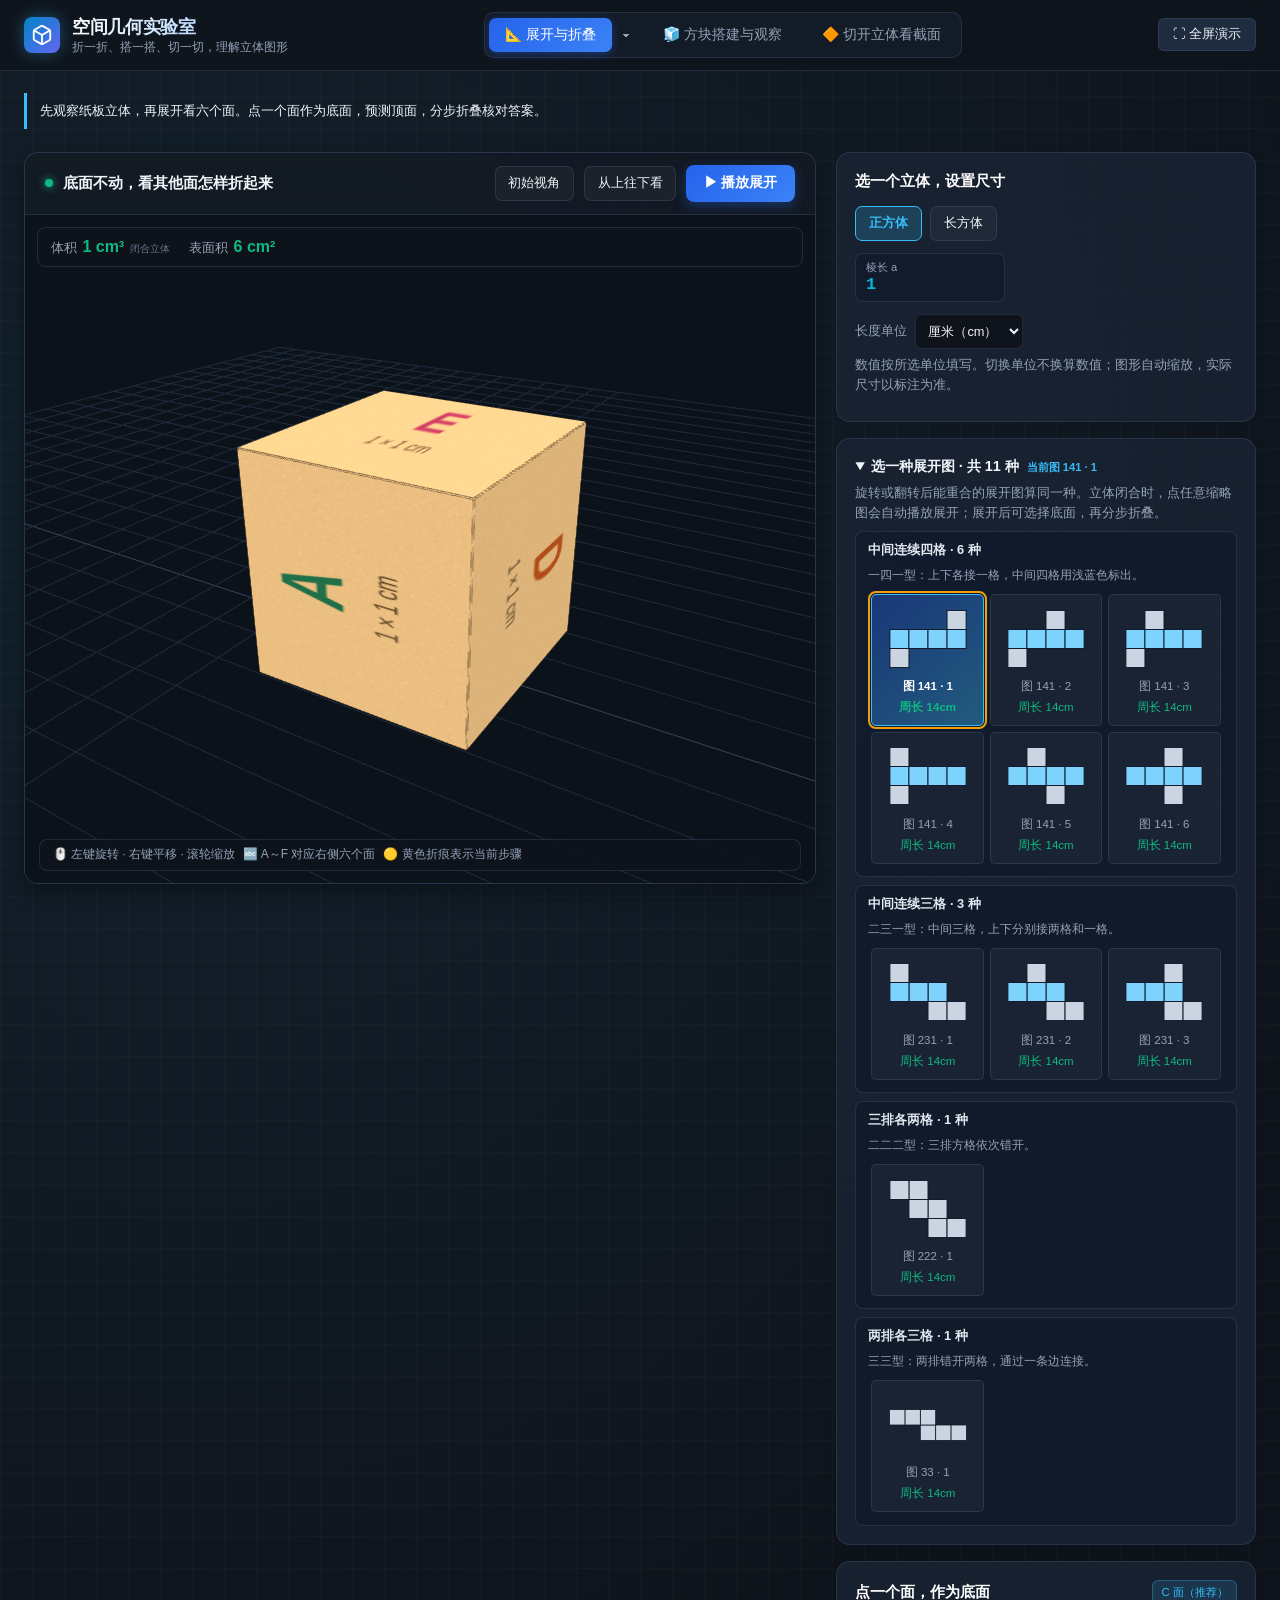
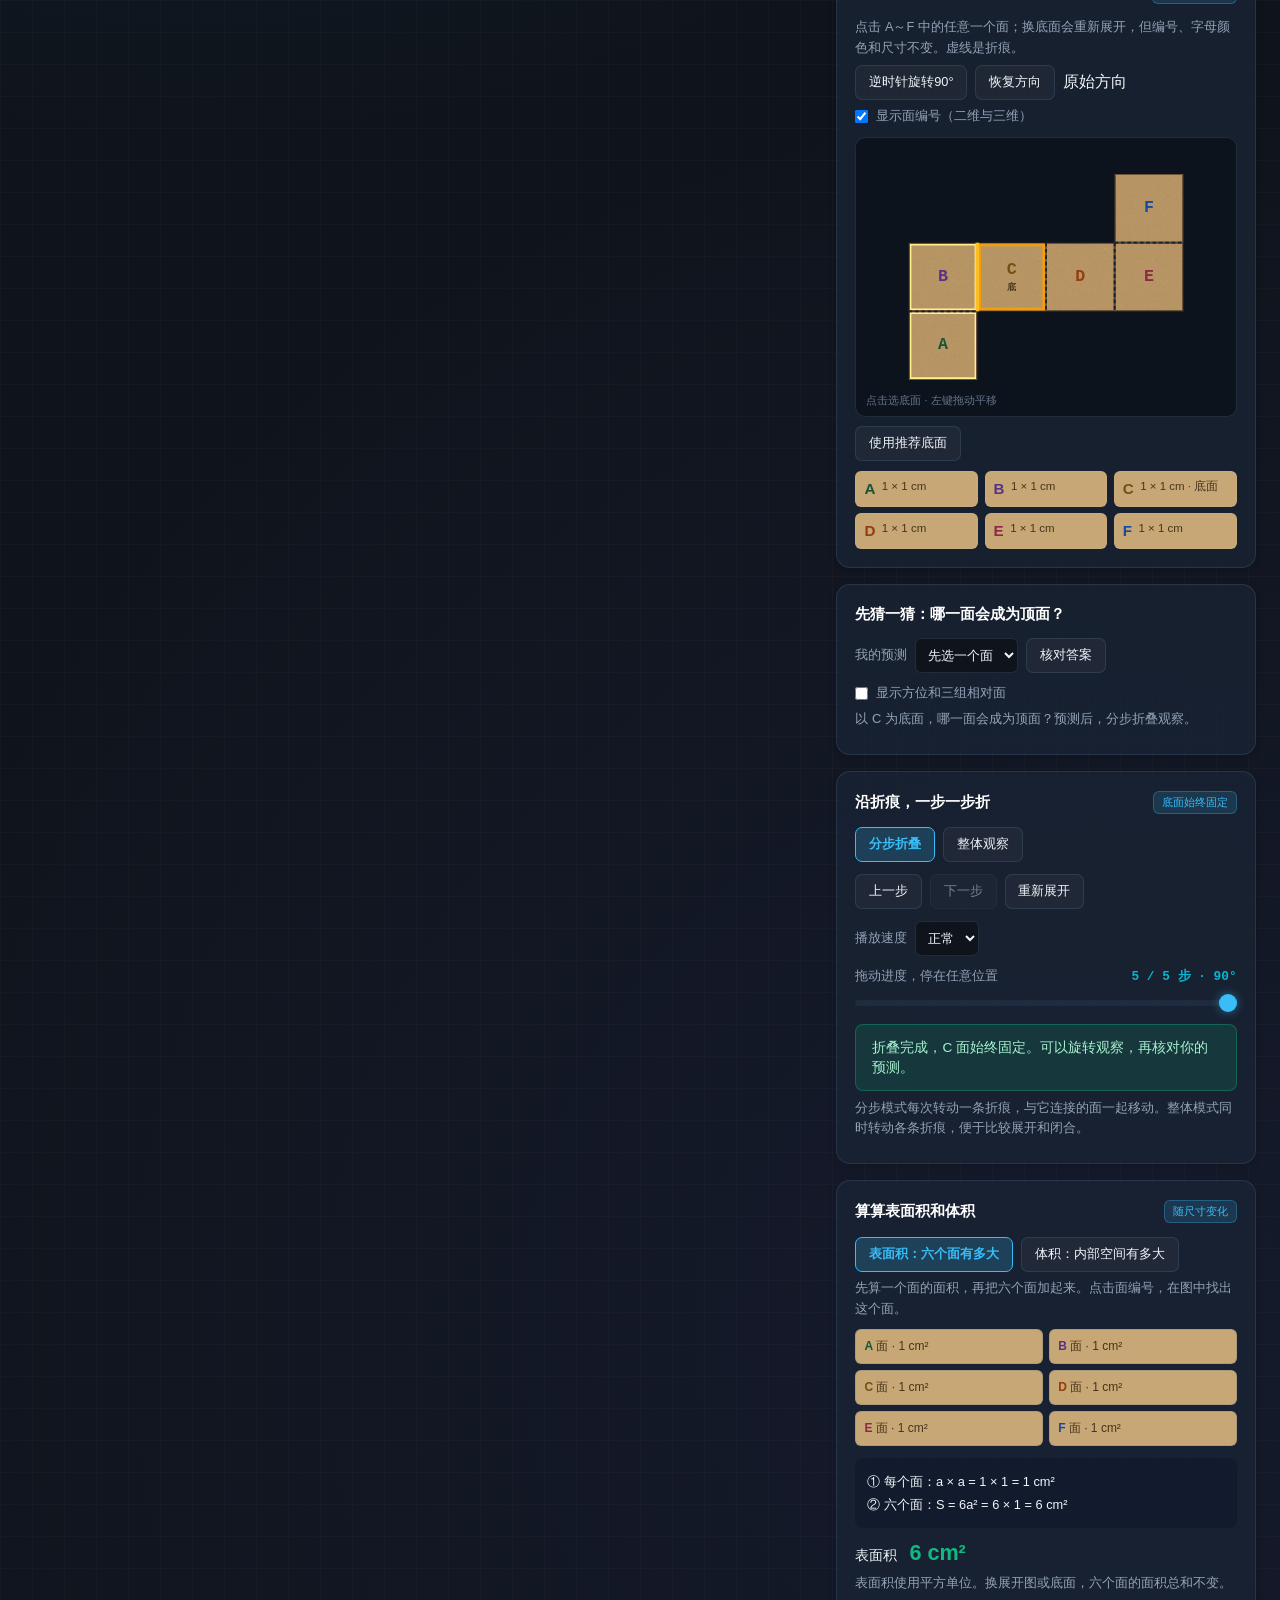
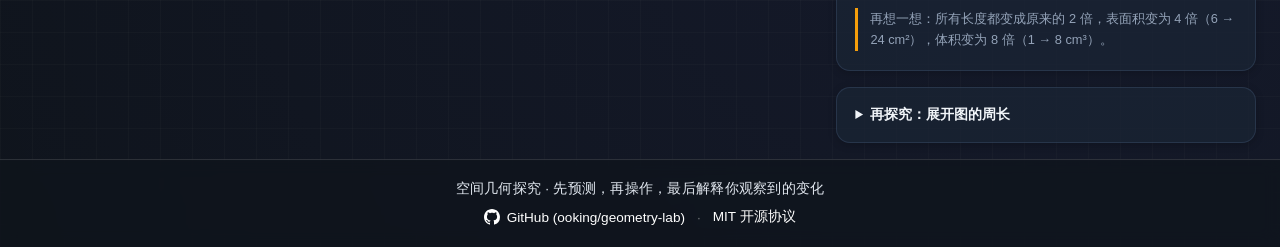
<file: index.html>
<!DOCTYPE html>
<html lang="zh-CN">
<head>
  <meta charset="UTF-8">
  <meta name="viewport" content="width=device-width, initial-scale=1.0">
  <title>空间几何实验室 · 展开、搭建与截面</title>
  <link rel="stylesheet" href="css/main.css?v=1.0.0">
  <link rel="stylesheet" href="css/lab-modules.css?v=1.0.0">
  <link rel="stylesheet" href="css/navigation.css?v=1.0.0">
</head>
<body>

  <!-- 顶部导航栏 -->
  <header class="header-bar">
    <div class="brand">
      <div class="brand-icon">
        <svg viewBox="0 0 24 24">
          <path d="M21 16V8a2 2 0 0 0-1-1.73l-7-4a2 2 0 0 0-2 0l-7 4A2 2 0 0 0 3 8v8a2 2 0 0 0 1 1.73l7 4a2 2 0 0 0 2 0l7-4A2 2 0 0 0 21 16z"></path>
          <polyline points="3.27 6.96 12 12.01 20.73 6.96"></polyline>
          <line x1="12" y1="22.08" x2="12" y2="12"></line>
        </svg>
      </div>
      <div class="brand-text">
        <h1>空间几何实验室</h1>
        <p>折一折、搭一搭、切一切，理解立体图形</p>
      </div>
    </div>

    <!-- 模块切换导航 -->
    <nav class="nav-tabs">
      <div class="nav-module-group">
        <button class="tab-btn active" data-target="unfold"><span>📐 展开与折叠</span></button>
        <details class="nav-submenu">
          <summary aria-label="展开与折叠二级菜单">▾</summary>
          <div class="nav-submenu-links">
            <a href="index.html#unfold" aria-current="page">通用展开与折叠</a>
            <a href="packaging.html">包装盒应用</a>
          </div>
        </details>
      </div>
      <button class="tab-btn" data-target="views">
        <span>🧊 方块搭建与观察</span>
      </button>
      <button class="tab-btn" data-target="section">
        <span>🔶 切开立体看截面</span>
      </button>
    </nav>

    <div class="header-actions">
      <button class="btn-secondary" id="btn-fullscreen" title="全屏沉浸式演示">
        <span>⛶ 全屏演示</span>
      </button>
    </div>
  </header>

  <!-- 主体工作区容器 -->
  <main class="main-container">

    <!-- ==============================================================
         模块 1: 通用展开与折叠工坊 (Unfold & Fold Studio)
         ============================================================== -->
    <section class="tab-panel active" id="panel-unfold">
      <p class="learning-note lesson-prompt">先观察纸板立体，再展开看六个面。点一个面作为底面，预测顶面，分步折叠核对答案。</p>
      <div class="workspace-grid">
        <div class="stage-card">
          <div class="stage-header">
            <div class="stage-title"><span class="dot"></span><span>底面不动，看其他面怎样折起来</span></div>
            <div class="stage-toolbar">
              <button class="btn-outline" id="btn-unfold-reset-cam">初始视角</button>
              <button class="btn-outline" id="btn-unfold-top-cam">从上往下看</button>
              <button class="btn-primary" id="btn-unfold-toggle">▶ 播放展开</button>
            </div>
          </div>
          <div class="stage-canvas-container" id="canvas-unfold-container">
            <div class="unfold-stage-metrics" aria-label="当前物体的几何量">
              <span>体积 <strong id="unfold-stage-volume"></strong><small>闭合立体</small></span>
              <span>表面积 <strong id="unfold-stage-area"></strong></span>
              <span id="unfold-stage-perimeter-item" hidden>展开图周长 <strong id="unfold-stage-perimeter"></strong></span>
            </div>
            <div class="stage-overlay-tips">
              <span>🖱️ 左键旋转 · 右键平移 · 滚轮缩放</span>
              <span>🔤 A～F 对应右侧六个面</span>
              <span>🟡 黄色折痕表示当前步骤</span>
            </div>
          </div>
        </div>

        <div class="sidebar-panel">
          <div class="panel-card">
            <div class="card-title"><span>选一个立体，设置尺寸</span></div>
            <div class="btn-group">
              <button class="btn-outline unfold-shape-type-btn active" data-shape="cube">正方体</button>
              <button class="btn-outline unfold-shape-type-btn" data-shape="cuboid">长方体</button>
            </div>
            <div class="dimension-inputs-row cube-dimension-row" id="cube-dim-inputs-row" style="margin-top:0.75rem;">
              <div class="dim-input-box"><label for="unfold-cube-edge">棱长 a</label><input type="number" id="unfold-cube-edge" value="1" min="0.1" max="100" step="any"></div>
            </div>
            <div class="dimension-inputs-row" id="cuboid-dim-inputs-row" style="display:none;margin-top:0.75rem;">
              <div class="dim-input-box"><label for="unfold-dim-l">长</label><input type="number" id="unfold-dim-l" value="4" min="0.5" max="100" step="any"></div>
              <div class="dim-input-box"><label for="unfold-dim-w">宽</label><input type="number" id="unfold-dim-w" value="3" min="0.5" max="100" step="any"></div>
              <div class="dim-input-box"><label for="unfold-dim-h">高</label><input type="number" id="unfold-dim-h" value="2" min="0.5" max="100" step="any"></div>
            </div>
            <div id="unfold-axis-controls" hidden>
              <label class="unfold-speed-label" for="unfold-axis-order">长、宽、高怎么放
                <select id="unfold-axis-order">
                  <option value="012">A面：长×宽；垂直棱：高</option>
                  <option value="021">A面：长×高；垂直棱：宽</option>
                  <option value="102">A面：宽×长；垂直棱：高</option>
                  <option value="120">A面：宽×高；垂直棱：长</option>
                  <option value="201">A面：高×长；垂直棱：宽</option>
                  <option value="210">A面：高×宽；垂直棱：长</option>
                </select>
              </label>
              <div class="unfold-axis-demo">
                <svg viewBox="0 0 360 265" role="img" aria-labelledby="unfold-axis-demo-title unfold-axis-demo-description">
                  <title id="unfold-axis-demo-title">长、宽、高在参考面周围的摆放方向</title>
                  <desc id="unfold-axis-demo-description">切换选项，观察三个尺寸标记移动到 A 面横边、A 面竖边或垂直棱上。</desc>
                  <path class="axis-demo-side" d="M110 100L170 60H310L250 100Z M250 100L310 60V150L250 190Z"/>
                  <rect class="axis-demo-face" x="110" y="100" width="140" height="90"/>
                  <text class="axis-demo-face-name" x="180" y="150">参考面 A</text>
                  <path class="axis-demo-edge" d="M110 200H250 M100 100V190 M260 90L320 50"/>
                  <g class="axis-demo-token" data-axis-token="0"><rect x="-47" y="-15" width="94" height="30" rx="8"/><text></text></g>
                  <g class="axis-demo-token" data-axis-token="1"><rect x="-47" y="-15" width="94" height="30" rx="8"/><text></text></g>
                  <g class="axis-demo-token" data-axis-token="2"><rect x="-47" y="-15" width="94" height="30" rx="8"/><text></text></g>
                  <text class="axis-demo-slot" x="180" y="252">A 面横边</text>
                  <text class="axis-demo-slot" x="52" y="179">A 面竖边</text>
                  <text class="axis-demo-slot" x="288" y="57">垂直棱</text>
                </svg>
                <p class="learning-note" id="unfold-axis-explanation" aria-live="polite"></p>
                <button type="button" class="btn-outline" id="btn-unfold-replay-axis">再看一次换位</button>
              </div>
              <p class="learning-note">先看 A 面的两条边，再看垂直于 A 面的棱。示意图只说明方向，实际比例看展开图。旋转二维图或换底面后，尺寸仍按这个参考面分配。</p>
            </div>
            <label class="unfold-speed-label" for="unfold-length-unit">长度单位
              <select id="unfold-length-unit"><option value="cm">厘米（cm）</option><option value="dm">分米（dm）</option><option value="m">米（m）</option></select>
            </label>
            <p class="learning-note">数值按所选单位填写。切换单位不换算数值；图形自动缩放，实际尺寸以标注为准。</p>
          </div>

          <details class="panel-card unfold-library" id="unfold-library" open>
            <summary><span id="unfold-library-title">选一种展开图 · 共 11 种</span><span class="tag" id="unfold-current-pattern"></span></summary>
            <p class="learning-note" id="unfold-library-note">旋转或翻转后能重合的展开图算同一种。</p>
            <div class="categories-accordion" id="unfold-pattern-library"></div>
          </details>

          <div class="panel-card">
            <div class="card-title"><span>点一个面，作为底面</span><span class="tag" id="unfold-base-label"></span></div>
            <p class="learning-note">点击 A～F 中的任意一个面；换底面会重新展开，但编号、字母颜色和尺寸不变。虚线是折痕。</p>
            <div class="btn-group unfold-net-orientation" aria-label="二维展开图方向">
              <button type="button" class="btn-outline" id="btn-unfold-rotate-net">逆时针旋转90°</button>
              <button type="button" class="btn-outline" id="btn-unfold-reset-net-rotation">恢复方向</button>
              <span class="tag" id="unfold-net-rotation-label">原始方向</span>
            </div>
            <label class="views-check unfold-face-label-option"><input type="checkbox" id="unfold-show-face-labels" checked>显示面编号（二维与三维）</label>
            <div class="unfold-canvas-2d-box" id="unfold-canvas-2d-box">
              <div class="canvas-2d-drag-tip">点击选底面 · 左键拖动平移</div>
              <div class="unfold-canvas-stage" id="unfold-canvas-stage"></div>
            </div>
            <button class="btn-outline" id="btn-unfold-recommended" style="margin-top:0.6rem;">使用推荐底面</button>
            <div class="faces-legend-grid" id="faces-legend-container"></div>
          </div>

          <div class="panel-card">
            <div class="card-title"><span>先猜一猜：哪一面会成为顶面？</span></div>
            <div class="unfold-prediction-row">
              <label for="unfold-prediction">我的预测</label>
              <select id="unfold-prediction"></select>
              <button class="btn-outline" id="btn-unfold-check">核对答案</button>
            </div>
            <label class="views-check"><input type="checkbox" id="unfold-show-answers">显示方位和三组相对面</label>
            <p class="learning-note" id="unfold-answer" aria-live="polite"></p>
          </div>

          <div class="panel-card">
            <div class="card-title"><span>沿折痕，一步一步折</span><span class="tag">底面始终固定</span></div>
            <div class="btn-group">
              <button class="btn-outline unfold-mode-btn active" data-mode="steps" aria-pressed="true">分步折叠</button>
              <button class="btn-outline unfold-mode-btn" data-mode="together" aria-pressed="false">整体观察</button>
            </div>
            <div class="btn-group unfold-step-actions">
              <button class="btn-outline" id="btn-unfold-prev" disabled>上一步</button>
              <button class="btn-outline" id="btn-unfold-next">下一步</button>
              <button class="btn-outline" id="btn-unfold-open">重新展开</button>
            </div>
            <label class="unfold-speed-label" for="unfold-speed">播放速度
              <select id="unfold-speed"><option value="3.5">慢速</option><option value="2" selected>正常</option><option value="1">快速</option></select>
            </label>
            <div class="control-group" style="margin-top:0.75rem;">
              <div class="control-label"><label for="unfold-progress-slider">拖动进度，停在任意位置</label><span class="val" id="unfold-progress-val">0 / 5 步</span></div>
              <input type="range" id="unfold-progress-slider" min="0" max="1000" step="1" value="0">
            </div>
            <div class="status-banner info" id="unfold-status-banner">请选择展开图和底面。</div>
            <p class="learning-note">分步模式每次转动一条折痕，与它连接的面一起移动。整体模式同时转动各条折痕，便于比较展开和闭合。</p>
          </div>

          <div class="panel-card unfold-measures">
            <div class="card-title"><span>算算表面积和体积</span><span class="tag">随尺寸变化</span></div>
            <div class="btn-group" aria-label="选择计算内容">
              <button class="btn-outline unfold-measure-btn active" data-measure="area" aria-pressed="true">表面积：六个面有多大</button>
              <button class="btn-outline unfold-measure-btn" data-measure="volume" aria-pressed="false">体积：内部空间有多大</button>
            </div>
            <div id="unfold-area-lesson">
              <p class="learning-note">先算一个面的面积，再把六个面加起来。点击面编号，在图中找出这个面。</p>
              <div class="unfold-face-areas" id="unfold-face-areas"></div>
              <div class="measure-formula" id="unfold-area-formula"></div>
              <div class="measure-result">表面积 <strong id="unfold-area-result"></strong></div>
              <p class="learning-note">表面积使用平方单位。换展开图或底面，六个面的面积总和不变。</p>
            </div>
            <div id="unfold-volume-lesson" hidden>
              <p class="learning-note">把立体看成一层层相同的底面：底面积 × 垂直于底面的高度。</p>
              <div class="measure-formula" id="unfold-volume-formula"></div>
              <div class="measure-result">体积 <strong id="unfold-volume-result"></strong></div>
              <p class="learning-note">体积使用立方单位。这里计算折成完整立体后的体积；换底面会改变底面积和高度的取法，体积不变。</p>
              <button class="btn-outline" id="btn-unfold-show-solid">折到闭合，看完整立体</button>
            </div>
            <div class="measure-scaling" id="unfold-measure-scaling"></div>
          </div>

          <details class="panel-card unfold-perimeter">
            <summary>再探究：展开图的周长</summary>
            <div class="metric-card" id="perimeter-calc-result" style="margin-top:0.75rem;">请选择展开图。</div>
          </details>
        </div>
      </div>
    </section>


    <!-- ==============================================================
         模块 2: 通用小立方块堆叠与三视图生成器 (Voxel Studio)
         ============================================================== -->
    <section class="tab-panel" id="panel-views">
      <p class="learning-note lesson-prompt">先搭一个图形，再从不同方向观察。相同的主视图和左视图，能不能对应不同的搭法？</p>
      <div class="workspace-grid">
        <div class="stage-card">
          <div class="stage-header">
            <div class="stage-title"><span class="dot"></span><span>看看你搭的立体</span></div>
            <span class="tag" id="views-camera-label" aria-live="polite">自由观察</span>
          </div>
          <div class="views-observe-toolbar">
            <div class="btn-group" aria-label="选择观察方向">
              <button class="btn-outline views-direction-btn active" data-direction="" aria-pressed="true">自由观察</button>
              <button class="btn-outline views-direction-btn" data-direction="front" aria-pressed="false">从前看</button>
              <button class="btn-outline views-direction-btn" data-direction="back" aria-pressed="false">从后看</button>
              <button class="btn-outline views-direction-btn" data-direction="left" aria-pressed="false">从左看</button>
              <button class="btn-outline views-direction-btn" data-direction="right" aria-pressed="false">从右看</button>
              <button class="btn-outline views-direction-btn" data-direction="top" aria-pressed="false">从上看</button>
              <button class="btn-outline views-direction-btn" data-direction="bottom" aria-pressed="false">从下看</button>
            </div>
            <label class="views-check"><input type="checkbox" id="views-show-directions">显示搭建台的方向标记</label>
            <p class="learning-note">前后左右以搭建台为参照，拖动观察不会改变这些方向。黄色标记是右侧选中的位置。</p>
          </div>
          <div class="stage-canvas-container" id="canvas-views-container">
            <div class="stage-overlay-tips">
              <span>🖱️ 左键旋转 · 右键平移 · 滚轮缩放</span>
              <span>👆 点击方向按钮，与右侧的图比较</span>
            </div>
          </div>
        </div>

        <div class="sidebar-panel">
          <div class="panel-card">
            <div class="card-title"><span>搭一搭方块</span><span class="tag">选位置，再增减</span></div>
            <div class="views-board-size">
              <label>排数 <input type="number" id="views-rows" min="1" max="10" step="1" value="3"></label>
              <label>列数 <input type="number" id="views-cols" min="1" max="10" step="1" value="3"></label>
              <button class="btn-outline" id="btn-views-size">调整区域</button>
            </div>
            <div class="btn-group views-size-shortcuts">
              <button class="btn-outline" data-resize-axis="rows" data-delta="1">＋ 一排</button>
              <button class="btn-outline" data-resize-axis="rows" data-delta="-1">－ 末排</button>
              <button class="btn-outline" data-resize-axis="cols" data-delta="1">＋ 一列</button>
              <button class="btn-outline" data-resize-axis="cols" data-delta="-1">－ 末列</button>
            </div>
            <p class="learning-note">搭建区可设为 1～10 排、1～10 列。上方是后排，下方是前排；格内数字表示该位置有几块。</p>
            <div class="views-matrix-scroll">
              <table class="topview-matrix-table" id="topview-matrix-table" aria-label="从上往下看的搭建位置"></table>
            </div>
            <div class="views-selected-editor">
              <div class="control-label"><span>选中的位置</span><strong id="views-selected-cell"></strong></div>
              <div class="views-board-size">
                <label>方块数 <input type="number" id="views-cell-height" min="0" max="10" step="1" value="0"></label>
                <button class="btn-outline" id="btn-views-add">＋ 添加一块</button>
                <button class="btn-outline" id="btn-views-remove">－ 删除一块</button>
              </div>
              <p class="learning-note">每个位置最多 10 块，从底部连续堆叠。也可右键删除一块。</p>
            </div>
            <div class="btn-group">
              <button class="btn-outline" id="btn-views-undo" disabled>撤销上一步</button>
              <button class="btn-outline" id="btn-clear-views">清空方块</button>
            </div>
            <p id="views-edit-status" class="learning-note" role="status"></p>
          </div>

          <div class="panel-card">
            <div class="card-title"><span>从不同方向看</span><span class="tag">点击小图观察</span></div>
            <div class="btn-group" aria-label="显示哪些投影">
              <button class="btn-outline views-mode-btn active" data-mode="three" aria-pressed="true">三视图</button>
              <button class="btn-outline views-mode-btn" data-mode="six" aria-pressed="false">六方向视图</button>
            </div>
            <p class="learning-note" id="views-projection-note"></p>
            <div class="views-triple-display">
              <button class="view-card-mini views-direction-btn" data-direction="front" data-projection="front" aria-pressed="false">
                <span class="v-title">从前看 <span class="badge">主视图</span></span>
                <span class="view-svg-container"><svg id="svg-front-view" role="img" aria-label="主视图"></svg></span>
              </button>
              <button class="view-card-mini views-direction-btn" data-direction="left" data-projection="left" aria-pressed="false">
                <span class="v-title">从左看 <span class="badge">左视图</span></span>
                <span class="view-svg-container"><svg id="svg-left-view" role="img" aria-label="左视图"></svg></span>
              </button>
              <button class="view-card-mini views-direction-btn" data-direction="top" data-projection="top" aria-pressed="false">
                <span class="v-title">从上看 <span class="badge">俯视图</span></span>
                <span class="view-svg-container"><svg id="svg-top-view" role="img" aria-label="俯视图"></svg></span>
              </button>
              <button class="view-card-mini views-direction-btn" data-direction="back" data-projection="back" aria-pressed="false" hidden>
                <span class="v-title">从后看 <span class="badge">后视图</span></span>
                <span class="view-svg-container"><svg id="svg-back-view" role="img" aria-label="后视图"></svg></span>
              </button>
              <button class="view-card-mini views-direction-btn" data-direction="right" data-projection="right" aria-pressed="false" hidden>
                <span class="v-title">从右看 <span class="badge">右视图</span></span>
                <span class="view-svg-container"><svg id="svg-right-view" role="img" aria-label="右视图"></svg></span>
              </button>
              <button class="view-card-mini views-direction-btn" data-direction="bottom" data-projection="bottom" aria-pressed="false" hidden>
                <span class="v-title">从下看 <span class="badge">仰视图</span></span>
                <span class="view-svg-container"><svg id="svg-bottom-view" role="img" aria-label="仰视图"></svg></span>
              </button>
            </div>
            <label class="views-check"><input type="checkbox" id="views-show-heights">在上、下视图中显示辅助数量</label>
          </div>

          <div class="panel-card">
            <div class="card-title"><span>同样的视图，不同的搭法</span></div>
            <div class="status-banner" id="views-q16-banner"></div>
            <div class="btn-group" style="margin-top:0.75rem;">
              <button class="btn-outline" id="btn-views-min">试试最少用几块</button>
              <button class="btn-outline" id="btn-views-max">试试最多用几块</button>
            </div>
            <p class="learning-note">保持主视图和左视图，换一种搭法。观察俯视图，解释方块数为什么不同；可以撤销恢复。</p>
          </div>

          <div class="panel-card">
            <div class="card-title"><span>从这些例子开始</span><span class="tag">载入会替换当前搭法，可撤销</span></div>
            <div class="unfold-templates-pill">
              <button class="template-pill-btn views-demo-btn active" data-pattern="stepped">高低错落</button>
              <button class="template-pill-btn views-demo-btn" data-pattern="corner">层层阶梯</button>
              <button class="template-pill-btn views-demo-btn" data-pattern="u-shape">围成凹形</button>
            </div>
          </div>
        </div>
      </div>
    </section>


    <!-- ==============================================================
         模块 3: 通用截面与切片实验室 (Cross-Section Lab)
         ============================================================== -->
    <section class="tab-panel" id="panel-section">
      <p class="learning-note lesson-prompt">先预测截面形状，再改变高度或立体姿态。拖动 3D 画面只改变观察视角；截面由右侧参数决定。</p>
      <div class="workspace-grid">
        <div class="stage-card">
          <div class="stage-header">
            <div class="stage-title">
              <span class="dot"></span>
              <span>看看切出来的形状</span>
            </div>
            <div class="stage-toolbar">
              <button class="btn-outline" id="btn-section-reset-cam">回到初始视角</button>
              <span id="section-shape-badge" class="section-shape-badge tri">计算截面中...</span>
            </div>
          </div>
          <div class="stage-canvas-container" id="canvas-section-container">
            <div class="stage-overlay-tips">
              <span>🖱️ 左键旋转 · 右键平移 · 滚轮缩放（不改变截面）</span>
              <span>🟡 黄色图形就是切出的截面</span>
            </div>
          </div>
        </div>

        <div class="sidebar-panel">
          <div class="panel-card">
            <div class="card-title">
              <span>选择要切的立体</span>
              <span class="tag">比较不同立体</span>
            </div>
            <div class="btn-group">
              <button class="btn-outline solid-type-btn active" data-solid="cube">正方体 (6面)</button>
              <button class="btn-outline solid-type-btn" data-solid="cuboid">长方体 (6面)</button>
              <button class="btn-outline solid-type-btn" data-solid="tetra">正四面体 (4面)</button>
            </div>
          </div>

          <div class="panel-card">
            <div class="card-title">
              <span>改变切的位置和立体姿态</span>
              <span class="tag">边调边观察</span>
            </div>
            <div class="control-group">
              <div class="control-label">
                <span>切到多高的位置</span>
                <span class="val" id="water-level-val">50%</span>
              </div>
              <input aria-label="水平切面相对高度" type="range" id="water-level-slider" min="5" max="95" value="50">
            </div>

            <!-- 经典姿态预设 -->
            <div class="control-group">
              <div class="control-label">
                <span>试试这些切法</span>
              </div>
              <div class="preset-orientations-grid">
                <button class="btn-outline" id="btn-preset-corner">📐 靠近底部切角</button>
                <button class="btn-outline" id="btn-preset-face">⬛ 平放中部切面</button>
                <button class="btn-outline" id="btn-preset-edge">▱ 倾斜切面</button>
                <button class="btn-outline" id="btn-preset-hexagon">🛑 中部对称（正六边形）</button>
              </div>
            </div>

            <!-- 三轴微调 -->
            <div class="control-group">
              <div class="control-label">
                <span>转动立体，观察截面变化</span>
              </div>
              <div style="display:grid;grid-template-columns:repeat(3, 1fr);gap:0.4rem;">
                <label class="axis-control">X 轴 <output id="cube-rot-x-val"></output><input aria-label="几何体 X 轴姿态角" step="0.1" type="range" id="cube-rot-x" min="-180" max="180" value="45" title="X轴旋转"></label>
                <label class="axis-control">Y 轴 <output id="cube-rot-y-val"></output><input aria-label="几何体 Y 轴姿态角" step="0.1" type="range" id="cube-rot-y" min="-180" max="180" value="0" title="Y轴旋转"></label>
                <label class="axis-control">Z 轴 <output id="cube-rot-z-val"></output><input aria-label="几何体 Z 轴姿态角" step="0.1" type="range" id="cube-rot-z" min="-180" max="180" value="35" title="Z轴旋转"></label>
              </div>
            </div>

            <!-- 数据指标 -->
            <div class="metric-grid">
              <div class="metric-card">
                <div class="label">切出的图形有几条边</div>
                <div class="value" id="sec-metric-edges">-</div>
              </div>
              <div class="metric-card">
                <div class="label">这个立体最多能切出几条边</div>
                <div class="value" id="sec-metric-max" style="color:var(--accent-emerald);">-</div>
              </div>
            </div>

            <div style="font-size:0.8rem;color:#cbd5e1;margin-top:0.75rem;" id="section-shape-desc"></div>

            <!-- 通用定理卡片 -->
            <div class="impossible-heptagon-card">
              <div class="impossible-title">
                <span>💡 截面边数为什么有上限？</span>
              </div>
              <div class="impossible-desc">
                平面截凸多面体所形成的截面，其<strong>每一条边都是该平面与多面体某一个表面的交线</strong>。<br>
                因此：<strong>截面多边形的边数 k 绝不可能超过该几何体自身的表面总数 F</strong>（有面积的截面满足 3 ≤ k ≤ F）。
              </div>
            </div>
          </div>
        </div>
      </div>
    </section>


  </main>

  <footer class="footer-bar">
    <div class="footer-content">
      <p class="footer-tagline">空间几何探究 · 先预测，再操作，最后解释你观察到的变化</p>
      <div class="footer-links">
        <a href="https://github.com/ooking/geometry-lab" class="footer-link footer-github" target="_blank" rel="noopener noreferrer" aria-label="GitHub 代码仓库">
          <svg class="footer-icon" viewBox="0 0 16 16" width="16" height="16" fill="currentColor" aria-hidden="true">
            <path d="M8 0C3.58 0 0 3.58 0 8c0 3.54 2.29 6.53 5.47 7.59.4.07.55-.17.55-.38 0-.19-.01-.82-.01-1.49-2.01.37-2.53-.49-2.69-.94-.09-.23-.48-.94-.82-1.13-.28-.15-.68-.52-.01-.53.63-.01 1.08.58 1.23.82.72 1.21 1.87.87 2.33.66.07-.52.28-.87.51-1.07-1.78-.2-3.64-.89-3.64-3.95 0-.87.31-1.59.82-2.15-.08-.2-.36-1.02.08-2.12 0 0 .67-.21 2.2.82.64-.18 1.32-.27 2-.27.68 0 1.36.09 2 .27 1.53-1.04 2.2-.82 2.2-.82.44 1.1.16 1.92.08 2.12.51.56.82 1.27.82 2.15 0 3.07-1.87 3.75-3.65 3.95.29.25.54.73.54 1.48 0 1.07-.01 1.93-.01 2.2 0 .21.15.46.55.38A8.013 8.013 0 0016 8c0-4.42-3.58-8-8-8z"></path>
          </svg>
          <span>GitHub (ooking/geometry-lab)</span>
        </a>
        <span class="footer-divider" aria-hidden="true">·</span>
        <a href="https://github.com/ooking/geometry-lab/blob/main/LICENSE" class="footer-link" target="_blank" rel="noopener noreferrer">MIT 开源协议</a>
      </div>
    </div>
  </footer>

  <!-- 引入 Three.js 与 OrbitControls (优先本地，缺失时自动 CDN 回退) -->
  <script src="lib/three.min.js?v=1.0.0"></script>
  <script>
    if (!window.THREE) {
      document.write('<script src="https://cdnjs.cloudflare.com/ajax/libs/three.js/r128/three.min.js"><\/script>');
    }
  </script>
  <script src="lib/OrbitControls.js?v=1.0.0"></script>
  <script>
    if (!window.THREE || !THREE.OrbitControls) {
      document.write('<script src="https://cdn.jsdelivr.net/npm/three@0.128.0/examples/js/controls/OrbitControls.js"><\/script>');
    }
  </script>

  <!-- 业务逻辑脚本 -->
  <script src="js/lab-common.js?v=1.0.0"></script>
  <script src="js/lab-unfold.js?v=1.0.0"></script>
  <script src="js/lab-views.js?v=1.0.0"></script>
  <script src="js/lab-section.js?v=1.0.0"></script>
  <script src="js/navigation.js?v=1.0.0"></script>
  <script src="js/app.js?v=1.0.0"></script>

</body>
</html>
</file>
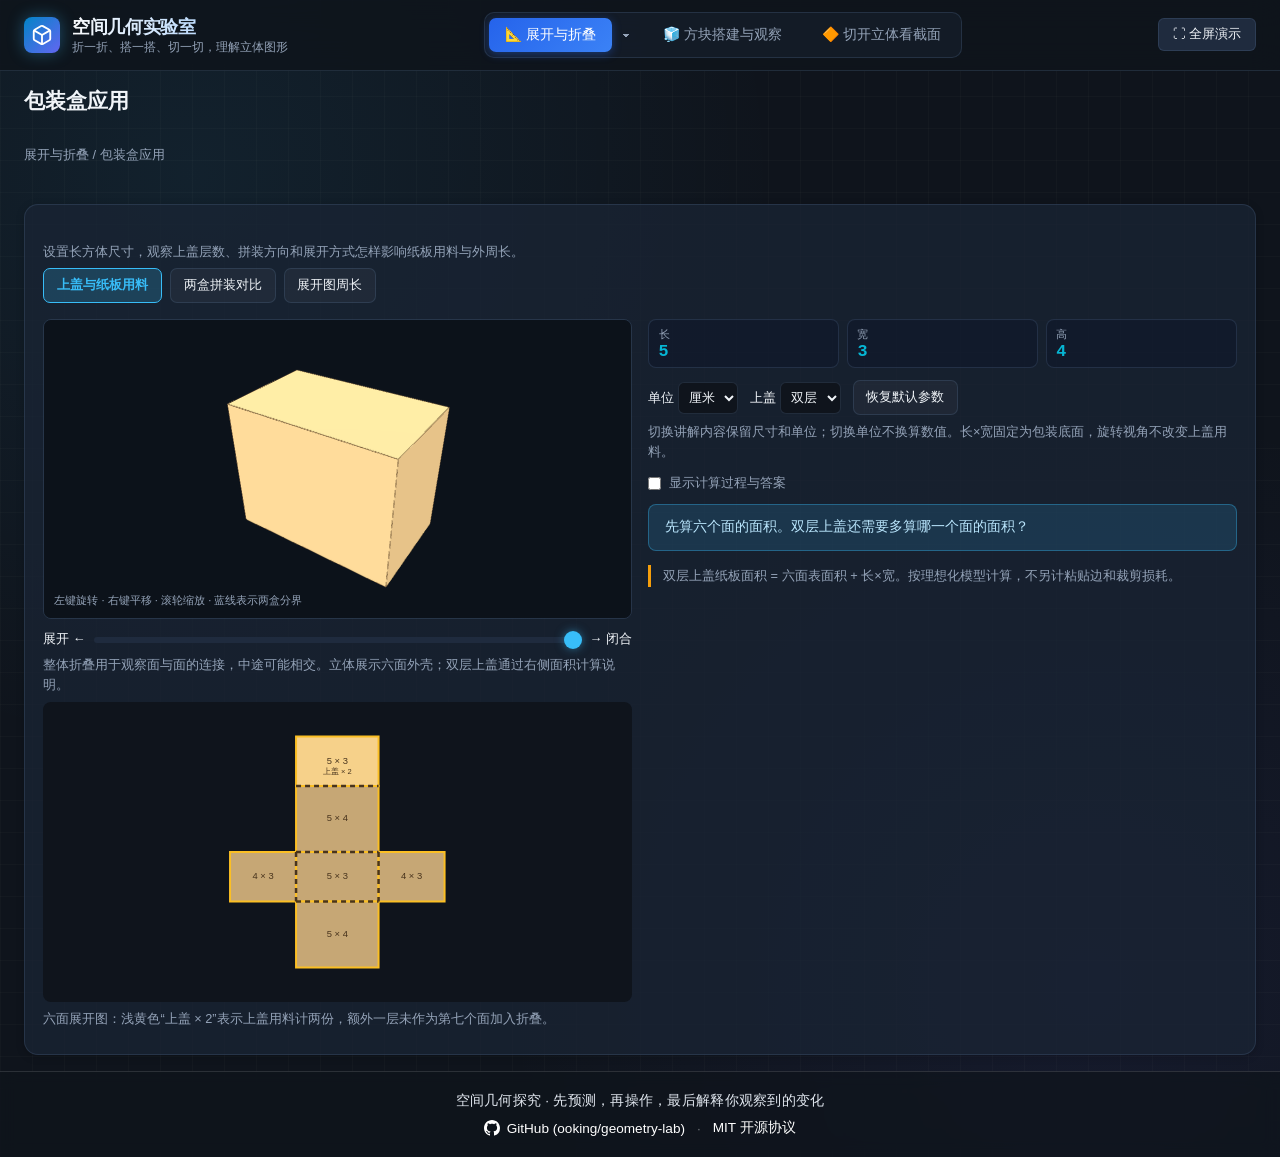
<file: packaging.html>
<!DOCTYPE html>
<html lang="zh-CN">
<head>
  <meta charset="UTF-8">
  <meta name="viewport" content="width=device-width, initial-scale=1.0">
  <title>包装盒应用 · 空间几何实验室</title>
  <link rel="stylesheet" href="css/main.css?v=1.0.0">
  <link rel="stylesheet" href="css/lab-modules.css?v=1.0.0">
  <link rel="stylesheet" href="css/navigation.css?v=1.0.0">
  <link rel="stylesheet" href="css/application-panels.css?v=1.0.0">
</head>
<body>
  <header class="header-bar">
    <div class="brand">
      <div class="brand-icon">
        <svg viewBox="0 0 24 24">
          <path d="M21 16V8a2 2 0 0 0-1-1.73l-7-4a2 2 0 0 0-2 0l-7 4A2 2 0 0 0 3 8v8a2 2 0 0 0 1 1.73l7 4a2 2 0 0 0 2 0l7-4A2 2 0 0 0 21 16z"></path>
          <polyline points="3.27 6.96 12 12.01 20.73 6.96"></polyline>
          <line x1="12" y1="22.08" x2="12" y2="12"></line>
        </svg>
      </div>
      <div class="brand-text">
        <h1>空间几何实验室</h1>
        <p>折一折、搭一搭、切一切，理解立体图形</p>
      </div>
    </div>

    <!-- 模块切换导航 -->
    <nav class="nav-tabs">
      <div class="nav-module-group">
        <a class="tab-btn active" href="index.html#unfold"><span>📐 展开与折叠</span></a>
        <details class="nav-submenu">
          <summary aria-label="展开与折叠二级菜单">▾</summary>
          <div class="nav-submenu-links">
            <a href="index.html#unfold">通用展开与折叠</a>
            <a href="packaging.html" aria-current="page">包装盒应用</a>
          </div>
        </details>
      </div>
      <a class="tab-btn" href="index.html#views"><span>🧊 方块搭建与观察</span></a>
      <a class="tab-btn" href="index.html#section"><span>🔶 切开立体看截面</span></a>
    </nav>

    <div class="header-actions">
      <button class="btn-secondary" id="btn-fullscreen" title="全屏沉浸式演示">
        <span>⛶ 全屏演示</span>
      </button>
    </div>
  </header>

  <main class="main-container">
    <section class="tab-panel active" id="panel-packaging">
      <h2 class="application-page-title">包装盒应用</h2>
      <p class="learning-note">展开与折叠 / 包装盒应用</p>
      <div class="panel-card teaching-application" data-teaching-application="packaging"></div>
    </section>
  </main>
  <footer class="footer-bar">
    <div class="footer-content">
      <p class="footer-tagline">空间几何探究 · 先预测，再操作，最后解释你观察到的变化</p>
      <div class="footer-links">
        <a href="https://github.com/ooking/geometry-lab" class="footer-link footer-github" target="_blank" rel="noopener noreferrer" aria-label="GitHub 代码仓库">
          <svg class="footer-icon" viewBox="0 0 16 16" width="16" height="16" fill="currentColor" aria-hidden="true">
            <path d="M8 0C3.58 0 0 3.58 0 8c0 3.54 2.29 6.53 5.47 7.59.4.07.55-.17.55-.38 0-.19-.01-.82-.01-1.49-2.01.37-2.53-.49-2.69-.94-.09-.23-.48-.94-.82-1.13-.28-.15-.68-.52-.01-.53.63-.01 1.08.58 1.23.82.72 1.21 1.87.87 2.33.66.07-.52.28-.87.51-1.07-1.78-.2-3.64-.89-3.64-3.95 0-.87.31-1.59.82-2.15-.08-.2-.36-1.02.08-2.12 0 0 .67-.21 2.2.82.64-.18 1.32-.27 2-.27.68 0 1.36.09 2 .27 1.53-1.04 2.2-.82 2.2-.82.44 1.1.16 1.92.08 2.12.51.56.82 1.27.82 2.15 0 3.07-1.87 3.75-3.65 3.95.29.25.54.73.54 1.48 0 1.07-.01 1.93-.01 2.2 0 .21.15.46.55.38A8.013 8.013 0 0016 8c0-4.42-3.58-8-8-8z"></path>
          </svg>
          <span>GitHub (ooking/geometry-lab)</span>
        </a>
        <span class="footer-divider" aria-hidden="true">·</span>
        <a href="https://github.com/ooking/geometry-lab/blob/main/LICENSE" class="footer-link" target="_blank" rel="noopener noreferrer">MIT 开源协议</a>
      </div>
    </div>
  </footer>
  <script src="lib/three.min.js?v=1.0.0"></script>
  <script src="lib/OrbitControls.js?v=1.0.0"></script>
  <script src="js/lab-common.js?v=1.0.0"></script>
  <script src="js/application-panels.js?v=1.0.0"></script>
  <script src="js/teaching-cuboid.js?v=1.0.0"></script>
  <script src="js/application-packaging.js?v=1.0.0"></script>
  <script src="js/navigation.js?v=1.0.0"></script>
  <script src="js/application-page.js?v=1.0.0"></script>
</body>
</html>
</file>
<file: css/main.css>
/* ===================================================================
   几何空间探索实验室 (MathSpace 3D Geometric Lab)
   现代数学教学与空间几何探究平台
   =================================================================== */

:root {
  --bg-primary: #0f141c;
  --bg-secondary: #161e2b;
  --bg-tertiary: #1f2b3e;
  --bg-card: rgba(26, 36, 52, 0.75);
  --bg-card-hover: rgba(35, 49, 70, 0.85);
  --border-color: rgba(90, 115, 150, 0.25);
  --border-focus: #3b82f6;

  --text-main: #f1f5f9;
  --text-muted: #94a3b8;
  --text-dim: #64748b;

  --accent-blue: #38bdf8;
  --accent-cyan: #06b6d4;
  --accent-emerald: #10b981;
  --accent-amber: #f59e0b;
  --accent-rose: #f43f5e;
  --accent-indigo: #6366f1;
  --accent-purple: #8b5cf6;

  --shadow-sm: 0 2px 8px rgba(0, 0, 0, 0.2);
  --shadow-md: 0 8px 24px rgba(0, 0, 0, 0.35);
  --shadow-lg: 0 16px 40px rgba(0, 0, 0, 0.5);

  --font-sans: -apple-system, BlinkMacSystemFont, "Segoe UI", Roboto, "PingFang SC", "Hiragino Sans GB", "Microsoft YaHei", sans-serif;
  --font-mono: "JetBrains Mono", "Fira Code", Consolas, Menlo, monospace;
}

* {
  box-sizing: border-box;
  margin: 0;
  padding: 0;
}

body {
  font-family: var(--font-sans);
  background-color: var(--bg-primary);
  color: var(--text-main);
  min-height: 100vh;
  display: flex;
  flex-direction: column;
  overflow-x: hidden;
  background-image: 
    radial-gradient(circle at 15% 15%, rgba(56, 189, 248, 0.08) 0%, transparent 40%),
    radial-gradient(circle at 85% 85%, rgba(99, 102, 241, 0.08) 0%, transparent 40%),
    linear-gradient(rgba(255, 255, 255, 0.02) 1px, transparent 1px),
    linear-gradient(90deg, rgba(255, 255, 255, 0.02) 1px, transparent 1px);
  background-size: 100% 100%, 100% 100%, 32px 32px, 32px 32px;
}

/* 顶部导航栏 */
.header-bar {
  background: rgba(15, 20, 28, 0.85);
  backdrop-filter: blur(16px);
  -webkit-backdrop-filter: blur(16px);
  border-bottom: 1px solid var(--border-color);
  padding: 0.75rem 1.5rem;
  display: flex;
  align-items: center;
  justify-content: space-between;
  position: sticky;
  top: 0;
  z-index: 50;
}

.brand {
  display: flex;
  align-items: center;
  gap: 0.75rem;
}

.brand-icon {
  width: 36px;
  height: 36px;
  background: linear-gradient(135deg, #0284c7, #6366f1);
  border-radius: 8px;
  display: flex;
  align-items: center;
  justify-content: center;
  box-shadow: 0 0 16px rgba(56, 189, 248, 0.35);
}

.brand-icon svg {
  width: 22px;
  height: 22px;
  fill: none;
  stroke: #ffffff;
  stroke-width: 2;
}

.brand-text h1 {
  font-size: 1.15rem;
  font-weight: 700;
  letter-spacing: -0.02em;
  background: linear-gradient(to right, #f8fafc, #93c5fd);
  -webkit-background-clip: text;
  -webkit-text-fill-color: transparent;
}

.brand-text p {
  font-size: 0.75rem;
  color: var(--text-muted);
}

/* 模块切换导航 */
.nav-tabs {
  display: flex;
  gap: 0.5rem;
  background: rgba(22, 30, 43, 0.8);
  padding: 0.25rem;
  border-radius: 10px;
  border: 1px solid var(--border-color);
}

.tab-btn {
  display: flex;
  align-items: center;
  gap: 0.5rem;
  padding: 0.5rem 1rem;
  background: transparent;
  border: none;
  color: var(--text-muted);
  font-size: 0.875rem;
  font-weight: 500;
  border-radius: 7px;
  cursor: pointer;
  transition: all 0.2s ease;
  white-space: nowrap;
}

.tab-btn:hover {
  color: var(--text-main);
  background: rgba(255, 255, 255, 0.05);
}

.tab-btn.active {
  color: #ffffff;
  background: linear-gradient(135deg, #2563eb, #3b82f6);
  box-shadow: 0 2px 10px rgba(37, 99, 235, 0.4);
}

.tab-badge {
  font-size: 0.65rem;
  padding: 0.1rem 0.4rem;
  background: rgba(255, 255, 255, 0.2);
  border-radius: 999px;
  font-family: var(--font-mono);
}

/* 顶部操作区 */
.header-actions {
  display: flex;
  align-items: center;
  gap: 0.75rem;
}

.btn-secondary {
  display: flex;
  align-items: center;
  gap: 0.4rem;
  padding: 0.45rem 0.85rem;
  background: var(--bg-tertiary);
  border: 1px solid var(--border-color);
  color: var(--text-main);
  font-size: 0.8rem;
  border-radius: 6px;
  cursor: pointer;
  transition: all 0.2s;
}

.btn-secondary:hover {
  background: rgba(255, 255, 255, 0.1);
  border-color: rgba(255, 255, 255, 0.2);
}

/* 主内容容器 */
.main-container {
  flex: 1;
  display: flex;
  flex-direction: column;
  padding: 1rem 1.5rem;
  gap: 1rem;
  max-width: 1720px;
  width: 100%;
  margin: 0 auto;
}

/* 模块面板基础布局 */
.tab-panel {
  display: none;
  flex: 1;
  animation: fadeIn 0.3s ease forwards;
}

.tab-panel.active {
  display: flex;
  flex-direction: column;
  gap: 1rem;
}

@keyframes fadeIn {
  from { opacity: 0; transform: translateY(6px); }
  to { opacity: 1; transform: translateY(0); }
}

/* 左右分栏工作台 */
.workspace-grid {
  display: grid;
  grid-template-columns: 1fr 420px;
  gap: 1.25rem;
  flex: 1;
  min-height: 640px;
}

@media (max-width: 1200px) {
  .workspace-grid {
    grid-template-columns: 1fr;
  }
}

/* 3D 舞台与主视区卡片 */
.stage-card {
  background: var(--bg-card);
  backdrop-filter: blur(12px);
  -webkit-backdrop-filter: blur(12px);
  border: 1px solid var(--border-color);
  border-radius: 14px;
  display: flex;
  flex-direction: column;
  overflow: hidden;
  box-shadow: var(--shadow-md);
  position: relative;
}

.stage-header {
  padding: 0.75rem 1.25rem;
  background: rgba(15, 20, 28, 0.6);
  border-bottom: 1px solid var(--border-color);
  display: flex;
  align-items: center;
  justify-content: space-between;
}

.stage-title {
  display: flex;
  align-items: center;
  gap: 0.6rem;
  font-size: 0.95rem;
  font-weight: 600;
}

.stage-title .dot {
  width: 8px;
  height: 8px;
  border-radius: 50%;
  background: var(--accent-emerald);
  box-shadow: 0 0 8px var(--accent-emerald);
}

.stage-toolbar {
  display: flex;
  align-items: center;
  gap: 0.5rem;
}

.stage-canvas-container {
  flex: 1;
  position: relative;
  min-height: 480px;
  background: radial-gradient(circle at center, #182333 0%, #0c121a 100%);
  cursor: grab;
}

.stage-canvas-container:active {
  cursor: grabbing;
}

.stage-canvas-container canvas {
  width: 100% !important;
  height: 100% !important;
  display: block;
}

/* 3D 浮动提示与辅助层 */
.stage-overlay-tips {
  position: absolute;
  bottom: 12px;
  left: 14px;
  background: rgba(15, 20, 28, 0.75);
  backdrop-filter: blur(8px);
  border: 1px solid var(--border-color);
  padding: 0.4rem 0.8rem;
  border-radius: 8px;
  font-size: 0.75rem;
  color: var(--text-muted);
  pointer-events: none;
  display: flex;
  align-items: center;
  gap: 0.5rem;
}

.stage-overlay-tips kbd {
  background: rgba(255, 255, 255, 0.1);
  padding: 0.1rem 0.35rem;
  border-radius: 4px;
  font-family: var(--font-mono);
  color: var(--text-main);
}

/* 右侧控制与原题解析卡片 */
.sidebar-panel {
  display: flex;
  flex-direction: column;
  gap: 1rem;
}

.panel-card {
  background: var(--bg-card);
  backdrop-filter: blur(12px);
  -webkit-backdrop-filter: blur(12px);
  border: 1px solid var(--border-color);
  border-radius: 14px;
  padding: 1.15rem;
  box-shadow: var(--shadow-sm);
}

.card-title {
  font-size: 0.95rem;
  font-weight: 600;
  display: flex;
  align-items: center;
  justify-content: space-between;
  margin-bottom: 0.85rem;
  color: #ffffff;
}

.card-title .tag {
  font-size: 0.7rem;
  font-weight: 500;
  padding: 0.2rem 0.5rem;
  border-radius: 6px;
  background: rgba(56, 189, 248, 0.15);
  color: var(--accent-blue);
  border: 1px solid rgba(56, 189, 248, 0.3);
}

/* 试卷原题展示小条 */
.question-snippet {
  background: rgba(15, 23, 42, 0.6);
  border-left: 3px solid var(--accent-blue);
  padding: 0.75rem;
  border-radius: 0 8px 8px 0;
  font-size: 0.825rem;
  line-height: 1.5;
  color: var(--text-main);
  margin-bottom: 0.85rem;
}

.question-snippet .q-badge {
  display: inline-block;
  font-weight: bold;
  color: var(--accent-blue);
  margin-right: 0.3rem;
}

/* 交互控制组 */
.control-group {
  margin-bottom: 0.9rem;
}

.control-group:last-child {
  margin-bottom: 0;
}

.control-label {
  display: flex;
  justify-content: space-between;
  font-size: 0.8rem;
  color: var(--text-muted);
  margin-bottom: 0.4rem;
}

.control-label span.val {
  color: var(--accent-cyan);
  font-family: var(--font-mono);
  font-weight: 600;
}

/* 按钮与选项卡组 */
.btn-group {
  display: flex;
  gap: 0.5rem;
  flex-wrap: wrap;
}

.btn-primary {
  display: inline-flex;
  align-items: center;
  justify-content: center;
  gap: 0.5rem;
  padding: 0.6rem 1.1rem;
  background: linear-gradient(135deg, #2563eb, #3b82f6);
  color: #ffffff;
  border: none;
  border-radius: 8px;
  font-size: 0.85rem;
  font-weight: 600;
  cursor: pointer;
  transition: all 0.2s ease;
  box-shadow: 0 4px 12px rgba(37, 99, 235, 0.35);
}

.btn-primary:hover {
  transform: translateY(-1px);
  box-shadow: 0 6px 16px rgba(37, 99, 235, 0.5);
}

.btn-primary:active {
  transform: translateY(0);
}

.btn-accent {
  background: linear-gradient(135deg, #059669, #10b981);
  box-shadow: 0 4px 12px rgba(16, 185, 129, 0.35);
}

.btn-accent:hover {
  box-shadow: 0 6px 16px rgba(16, 185, 129, 0.5);
}

.btn-outline {
  padding: 0.5rem 0.8rem;
  background: rgba(255, 255, 255, 0.04);
  border: 1px solid var(--border-color);
  color: var(--text-main);
  border-radius: 7px;
  font-size: 0.8rem;
  cursor: pointer;
  transition: all 0.2s;
}

.btn-outline:hover {
  background: rgba(255, 255, 255, 0.1);
  border-color: rgba(255, 255, 255, 0.25);
}

.btn-outline.active {
  background: rgba(56, 189, 248, 0.2);
  border-color: var(--accent-blue);
  color: var(--accent-blue);
  font-weight: 600;
}

/* 滑动条美化 */
input[type="range"] {
  -webkit-appearance: none;
  width: 100%;
  height: 6px;
  background: var(--bg-tertiary);
  border-radius: 3px;
  outline: none;
}

input[type="range"]::-webkit-slider-thumb {
  -webkit-appearance: none;
  width: 18px;
  height: 18px;
  border-radius: 50%;
  background: var(--accent-blue);
  cursor: pointer;
  box-shadow: 0 0 10px rgba(56, 189, 248, 0.5);
  transition: transform 0.1s;
}

input[type="range"]::-webkit-slider-thumb:hover {
  transform: scale(1.15);
}

/* 结论与状态提示卡 */
.status-banner {
  padding: 0.8rem 1rem;
  border-radius: 8px;
  font-size: 0.85rem;
  line-height: 1.45;
  margin-top: 0.75rem;
  display: flex;
  align-items: flex-start;
  gap: 0.6rem;
}

.status-banner.success {
  background: rgba(16, 185, 129, 0.15);
  border: 1px solid rgba(16, 185, 129, 0.35);
  color: #a7f3d0;
}

.status-banner.warning {
  background: rgba(245, 158, 11, 0.15);
  border: 1px solid rgba(245, 158, 11, 0.35);
  color: #fde68a;
}

.status-banner.danger {
  background: rgba(244, 63, 94, 0.15);
  border: 1px solid rgba(244, 63, 94, 0.35);
  color: #fecdd3;
}

.status-banner.info {
  background: rgba(56, 189, 248, 0.15);
  border: 1px solid rgba(56, 189, 248, 0.35);
  color: #bae6fd;
}

/* 数据看板小表格与指标卡 */
.metric-grid {
  display: grid;
  grid-template-columns: repeat(2, 1fr);
  gap: 0.6rem;
  margin-top: 0.75rem;
}

.metric-card {
  background: rgba(15, 23, 42, 0.45);
  padding: 0.65rem;
  border-radius: 8px;
  border: 1px solid rgba(255, 255, 255, 0.05);
}

.metric-card .label {
  font-size: 0.72rem;
  color: var(--text-muted);
}

.metric-card .value {
  font-size: 1.15rem;
  font-weight: 700;
  font-family: var(--font-mono);
  color: var(--accent-cyan);
  margin-top: 0.2rem;
}

/* 核心知识点收折面板 */
.knowledge-drawer {
  background: rgba(15, 23, 42, 0.5);
  border-radius: 8px;
  border: 1px solid var(--border-color);
  overflow: hidden;
  margin-top: 0.75rem;
}

.knowledge-header {
  padding: 0.65rem 0.9rem;
  cursor: pointer;
  display: flex;
  justify-content: space-between;
  align-items: center;
  font-size: 0.8rem;
  font-weight: 600;
  color: var(--text-muted);
  user-select: none;
  transition: color 0.2s;
}

.knowledge-header:hover {
  color: var(--text-main);
}

.knowledge-body {
  padding: 0.85rem;
  font-size: 0.8rem;
  line-height: 1.6;
  color: #cbd5e1;
  border-top: 1px solid var(--border-color);
  background: rgba(10, 15, 24, 0.3);
}

.knowledge-body ol, .knowledge-body ul {
  padding-left: 1.2rem;
  margin-top: 0.4rem;
}

.knowledge-body li {
  margin-bottom: 0.3rem;
}

/* 底栏 */
.footer-bar {
  text-align: center;
  padding: 1.25rem 1rem;
  font-size: 0.85rem;
  color: var(--text-main);
  border-top: 1px solid rgba(255, 255, 255, 0.12);
  margin-top: auto;
  background: rgba(15, 20, 28, 0.7);
  backdrop-filter: blur(8px);
}

.footer-content {
  max-width: 1400px;
  margin: 0 auto;
  display: flex;
  flex-direction: column;
  align-items: center;
  gap: 0.6rem;
}

.footer-tagline {
  color: #e2e8f0;
  font-size: 0.85rem;
  letter-spacing: 0.02em;
}

.footer-links {
  display: inline-flex;
  align-items: center;
  justify-content: center;
  gap: 0.75rem;
  flex-wrap: wrap;
}

.footer-link {
  display: inline-flex;
  align-items: center;
  gap: 0.4rem;
  color: #ffffff;
  font-weight: 500;
  text-decoration: none;
  font-size: 0.85rem;
  transition: color 0.15s ease, opacity 0.15s ease;
}

.footer-link:hover {
  color: var(--accent-blue);
  text-decoration: underline;
  text-underline-offset: 3px;
}

.footer-icon {
  width: 16px;
  height: 16px;
  flex-shrink: 0;
  fill: currentColor;
}

.footer-divider {
  color: rgba(255, 255, 255, 0.4);
  user-select: none;
}

/* Teaching controls remain usable on a projector, tablet, and keyboard. */
button:focus-visible, input:focus-visible {
  outline: 3px solid var(--accent-amber);
  outline-offset: 3px;
}
button[hidden] { display: none; }
.workspace-grid { grid-template-columns: minmax(0, 1fr) 420px; align-items: start; }
.stage-card { min-width: 0; position: sticky; top: 90px; }
.stage-canvas-container { height: min(65vh, 720px); flex: auto; }
.stage-canvas-container canvas { position: absolute; inset: 0; }
.stage-overlay-tips { z-index: 1; flex-wrap: wrap; right: 14px; }
.stage-header, .stage-toolbar { flex-wrap: wrap; gap: 0.6rem; }
.learning-note { color: var(--text-muted); font-size: 0.8rem; line-height: 1.6; margin: 0.4rem 0; }
.lesson-prompt { color: var(--text-main); border-left: 3px solid var(--accent-blue); padding: 0.5rem 0.8rem; }
.axis-control { font-size: 0.75rem; color: var(--text-muted); display: grid; gap: 0.5rem; }
.viewport-error { padding: 2rem; color: #fde68a; }
@media (max-width: 1200px) {
  .workspace-grid { grid-template-columns: minmax(0, 1fr); }
  .stage-card { position: relative; top: auto; }
  .header-bar { flex-wrap: wrap; gap: 0.75rem; }
  .nav-tabs { order: 3; width: 100%; overflow-x: auto; }
}
@media (max-width: 600px) {
  .header-bar { padding: 0.65rem; }
  .main-container { padding: 0.75rem; }
  .brand-text h1 { font-size: 0.95rem; }
  .brand-text p { font-size: 0.65rem; }
  .tab-btn { padding: 0.6rem 0.65rem; font-size: 0.8rem; }
  .stage-header { padding: 0.75rem; }
  .stage-canvas-container { min-height: 340px; height: 48vh; }
  .panel-card { padding: 0.85rem; }
  .stage-overlay-tips { font-size: 0.65rem; }
}
@media (prefers-reduced-motion: reduce) {
  *, *::before, *::after { animation: none !important; transition: none !important; }
}

/* The stage fills the visible teaching area without following a long sidebar. */
.stage-card { top: calc(var(--app-header-height, 78px) + 12px); }
.stage-card > .stage-header, .stage-card > .views-observe-toolbar { flex-shrink: 0; }
.stage-card > .stage-canvas-container { flex: 1 1 0; min-height: 0; height: auto; }
@media (max-width: 1200px) {
  .stage-card { top: auto; }
}
</file>
<file: css/lab-modules.css>
/* ===================================================================
   各模块专属交互样式 (lab-modules.css)
   =================================================================== */

/* ---------------- 模块1: 展开与折叠实验室 ---------------- */
.unfold-grid-editor {
  display: flex;
  flex-direction: column;
  gap: 0.75rem;
}

.unfold-canvas-2d-box {
  background: rgba(10, 15, 24, 0.7);
  border: 1px solid var(--border-color);
  border-radius: 10px;
  position: relative;
  min-height: 260px;
  height: 280px;
  overflow: hidden;
  cursor: grab;
  user-select: none;
}

.unfold-canvas-2d-box:active {
  cursor: grabbing;
}

.unfold-canvas-stage {
  position: absolute;
  top: 50%;
  left: 50%;
  transform-origin: 0 0;
  transition: transform 0.05s ease-out;
  display: flex;
  align-items: center;
  justify-content: center;
}

/* 2D 矩形展开面块样式 */
.net-rect-face {
  position: absolute;
  border-radius: 4px;
  border: 2px solid rgba(255, 255, 255, 0.85);
  display: flex;
  align-items: center;
  justify-content: center;
  box-shadow: 0 4px 14px rgba(0, 0, 0, 0.4);
  font-family: var(--font-mono);
  font-weight: bold;
  color: #ffffff;
  text-shadow: 0 1px 3px rgba(0, 0, 0, 0.75);
  user-select: none;
  box-sizing: border-box;
}

/* 2D 画布浮动控制条 */
.canvas-2d-toolbar {
  position: absolute;
  top: 8px;
  right: 8px;
  display: flex;
  gap: 4px;
  z-index: 10;
  background: rgba(15, 23, 42, 0.8);
  padding: 3px;
  border-radius: 6px;
  border: 1px solid var(--border-color);
}

.canvas-2d-btn {
  background: transparent;
  border: none;
  color: var(--text-muted);
  width: 26px;
  height: 26px;
  display: flex;
  align-items: center;
  justify-content: center;
  border-radius: 4px;
  cursor: pointer;
  font-size: 0.8rem;
  transition: all 0.15s;
}

.canvas-2d-btn:hover {
  background: rgba(255, 255, 255, 0.1);
  color: #ffffff;
}

.canvas-2d-drag-tip {
  position: absolute;
  bottom: 8px;
  left: 10px;
  font-size: 0.7rem;
  color: var(--text-dim);
  pointer-events: none;
  z-index: 10;
}

.net-grid-table {
  border-collapse: separate;
  border-spacing: 4px;
}

.net-cell {
  width: 44px;
  height: 44px;
  border-radius: 6px;
  background: rgba(255, 255, 255, 0.04);
  border: 1px dashed rgba(255, 255, 255, 0.15);
  display: flex;
  align-items: center;
  justify-content: center;
  font-family: var(--font-mono);
  font-weight: bold;
  font-size: 1rem;
  cursor: pointer;
  user-select: none;
  transition: all 0.2s cubic-bezier(0.4, 0, 0.2, 1);
  color: var(--text-dim);
}

.net-cell:hover {
  background: rgba(255, 255, 255, 0.1);
  border-color: rgba(255, 255, 255, 0.3);
}

.net-cell.active-face {
  background: linear-gradient(135deg, #2563eb, #3b82f6);
  border: 1px solid #60a5fa;
  color: #ffffff;
  box-shadow: 0 4px 12px rgba(37, 99, 235, 0.4);
}

.net-cell.face-cut {
  background: rgba(244, 63, 94, 0.15);
  border: 1px dashed #f43f5e;
  color: #f43f5e;
  text-decoration: line-through;
  opacity: 0.6;
}

.net-cell.base-face {
  background: linear-gradient(135deg, #059669, #10b981) !important;
  border-color: #34d399 !important;
  box-shadow: 0 4px 12px rgba(16, 185, 129, 0.4) !important;
}

.net-cell.overlap-face {
  background: linear-gradient(135deg, #dc2626, #ef4444) !important;
  border-color: #f87171 !important;
  animation: pulseShake 0.4s infinite;
}

@keyframes pulseShake {
  0%, 100% { transform: scale(1); }
  50% { transform: scale(1.08); }
}

.unfold-templates-pill {
  display: flex;
  gap: 0.4rem;
  overflow-x: auto;
  padding-bottom: 0.4rem;
}

.template-pill-btn {
  padding: 0.35rem 0.65rem;
  background: var(--bg-tertiary);
  border: 1px solid var(--border-color);
  color: var(--text-muted);
  border-radius: 6px;
  font-size: 0.75rem;
  cursor: pointer;
  white-space: nowrap;
  transition: all 0.2s;
}

.template-pill-btn:hover, .template-pill-btn.active {
  background: rgba(56, 189, 248, 0.2);
  border-color: var(--accent-blue);
  color: var(--accent-blue);
}

/* 11 种分类展开图选择面板 */
.categories-accordion {
  display: flex;
  flex-direction: column;
  gap: 0.5rem;
  margin-top: 0.5rem;
}

.category-group-card {
  background: rgba(15, 23, 42, 0.55);
  border: 1px solid var(--border-color);
  border-radius: 8px;
  padding: 0.6rem 0.75rem;
}

.category-title-row {
  display: flex;
  justify-content: space-between;
  align-items: center;
  font-size: 0.8rem;
  font-weight: 600;
  color: #e2e8f0;
  margin-bottom: 0.45rem;
}

.category-title-row .count-badge {
  font-size: 0.68rem;
  padding: 0.1rem 0.45rem;
  border-radius: 999px;
  background: rgba(56, 189, 248, 0.2);
  color: var(--accent-blue);
}

.category-btn-grid {
  display: grid;
  grid-template-columns: repeat(3, 1fr);
  gap: 0.35rem;
}

.net-pattern-btn {
  padding: 0.35rem 0.5rem;
  font-size: 0.72rem;
  background: rgba(255, 255, 255, 0.04);
  border: 1px solid var(--border-color);
  color: var(--text-muted);
  border-radius: 5px;
  cursor: pointer;
  text-align: center;
  transition: all 0.15s ease;
}

.net-pattern-btn:hover {
  background: rgba(56, 189, 248, 0.15);
  border-color: var(--accent-blue);
  color: var(--text-main);
}

.net-pattern-btn.active {
  background: linear-gradient(135deg, rgba(37, 99, 235, 0.4), rgba(56, 189, 248, 0.4));
  border-color: var(--accent-blue);
  color: #ffffff;
  font-weight: bold;
}

/* 6面颜色图例徽章栏 */
.faces-legend-grid {
  display: grid;
  grid-template-columns: repeat(3, 1fr);
  gap: 0.4rem;
  margin-top: 0.6rem;
}

.face-legend-item {
  display: flex;
  align-items: center;
  gap: 0.4rem;
  font-size: 0.72rem;
  background: rgba(15, 23, 42, 0.45);
  padding: 0.3rem 0.5rem;
  border-radius: 6px;
  border: 1px solid rgba(255, 255, 255, 0.06);
}

.face-color-dot {
  width: 12px;
  height: 12px;
  border-radius: 3px;
  flex-shrink: 0;
}

/* ---------------- 模块2: 三视图与小立方体工坊 ---------------- */
.views-layout-container {
  display: flex;
  flex-direction: column;
  gap: 0.85rem;
}

.views-triple-display {
  display: grid;
  grid-template-columns: repeat(3, 1fr);
  gap: 0.75rem;
}

.view-card-mini {
  background: rgba(15, 23, 42, 0.6);
  border: 1px solid var(--border-color);
  border-radius: 10px;
  padding: 0.75rem;
  display: flex;
  flex-direction: column;
  align-items: center;
}

.view-card-mini .v-title {
  font-size: 0.78rem;
  font-weight: 600;
  color: var(--text-muted);
  margin-bottom: 0.5rem;
  display: flex;
  align-items: center;
  gap: 0.4rem;
}

.view-card-mini .v-title .badge {
  font-size: 0.65rem;
  padding: 0.1rem 0.35rem;
  border-radius: 4px;
  background: rgba(56, 189, 248, 0.2);
  color: var(--accent-blue);
}

.view-svg-container {
  width: 100%;
  aspect-ratio: 1;
  max-width: 140px;
  display: flex;
  align-items: center;
  justify-content: center;
}

.topview-matrix-table {
  border-collapse: separate;
  border-spacing: 4px;
}

.topview-matrix-cell {
  width: 38px;
  height: 38px;
  border-radius: 6px;
  background: rgba(255, 255, 255, 0.05);
  border: 1px solid var(--border-color);
  display: flex;
  flex-direction: column;
  align-items: center;
  justify-content: center;
  cursor: pointer;
  user-select: none;
  transition: all 0.15s;
}

.topview-matrix-cell:hover {
  background: rgba(56, 189, 248, 0.15);
  border-color: var(--accent-blue);
}

.topview-matrix-cell.has-blocks {
  background: rgba(56, 189, 248, 0.25);
  border-color: #38bdf8;
  color: #ffffff;
}

.cell-letter {
  font-size: 0.65rem;
  color: var(--accent-amber);
  font-family: var(--font-mono);
}

.cell-num {
  font-size: 0.9rem;
  font-weight: bold;
  font-family: var(--font-mono);
}

/* 左视图作答网格 */
.answer-grid-interactive {
  display: grid;
  grid-template-columns: repeat(3, 34px);
  grid-template-rows: repeat(3, 34px);
  gap: 3px;
  margin: 0.5rem 0;
  border: 2px dashed rgba(90, 115, 150, 0.4);
  padding: 4px;
  border-radius: 8px;
  background: rgba(10, 15, 24, 0.4);
}

.answer-cell {
  background: rgba(255, 255, 255, 0.05);
  border-radius: 4px;
  cursor: pointer;
  transition: background 0.15s;
}

.answer-cell.painted {
  background: #3b82f6;
  box-shadow: inset 0 0 4px rgba(255, 255, 255, 0.4);
}

/* ---------------- 模块3: 正方体截面与注水切片探究 ---------------- */
.section-shape-badge {
  display: inline-flex;
  align-items: center;
  gap: 0.5rem;
  padding: 0.4rem 0.85rem;
  border-radius: 999px;
  font-weight: bold;
  font-size: 0.9rem;
}

.section-shape-badge.tri {
  background: rgba(56, 189, 248, 0.2);
  color: #38bdf8;
  border: 1px solid #38bdf8;
}

.section-shape-badge.quad {
  background: rgba(16, 185, 129, 0.2);
  color: #34d399;
  border: 1px solid #34d399;
}

.section-shape-badge.penta {
  background: rgba(245, 158, 11, 0.2);
  color: #fbbf24;
  border: 1px solid #fbbf24;
}

.section-shape-badge.hexa {
  background: rgba(168, 85, 247, 0.2);
  color: #c084fc;
  border: 1px solid #c084fc;
}

.preset-orientations-grid {
  display: grid;
  grid-template-columns: repeat(2, 1fr);
  gap: 0.45rem;
  margin-top: 0.5rem;
}

.impossible-heptagon-card {
  background: linear-gradient(135deg, rgba(244, 63, 94, 0.1), rgba(15, 23, 42, 0.8));
  border: 1px solid rgba(244, 63, 94, 0.4);
  border-radius: 10px;
  padding: 0.85rem;
  margin-top: 0.75rem;
}

.impossible-title {
  color: #fda4af;
  font-size: 0.85rem;
  font-weight: bold;
  display: flex;
  align-items: center;
  gap: 0.4rem;
  margin-bottom: 0.35rem;
}

.impossible-desc {
  font-size: 0.78rem;
  color: #e2e8f0;
  line-height: 1.5;
}

/* ---------------- 模块4: 长方体拼包与表面积优化 ---------------- */
.dimension-inputs-row {
  display: grid;
  grid-template-columns: repeat(3, 1fr);
  gap: 0.5rem;
  margin-bottom: 0.75rem;
}

.dim-input-box {
  background: rgba(15, 23, 42, 0.5);
  border: 1px solid var(--border-color);
  border-radius: 8px;
  padding: 0.4rem 0.6rem;
  display: flex;
  flex-direction: column;
}

.dim-input-box label {
  font-size: 0.7rem;
  color: var(--text-muted);
}

.dim-input-box input {
  background: transparent;
  border: none;
  color: var(--accent-cyan);
  font-size: 1.05rem;
  font-family: var(--font-mono);
  font-weight: bold;
  outline: none;
  width: 100%;
}

.packing-methods-selector {
  display: flex;
  flex-direction: column;
  gap: 0.5rem;
  margin-bottom: 0.85rem;
}

.packing-method-card {
  background: rgba(15, 23, 42, 0.5);
  border: 1px solid var(--border-color);
  border-radius: 8px;
  padding: 0.65rem 0.85rem;
  cursor: pointer;
  transition: all 0.2s ease;
  display: flex;
  align-items: center;
  justify-content: space-between;
}

.packing-method-card:hover {
  background: rgba(30, 41, 59, 0.6);
  border-color: rgba(90, 115, 150, 0.5);
}

.packing-method-card.active {
  background: rgba(37, 99, 235, 0.15);
  border-color: var(--accent-blue);
  box-shadow: 0 0 12px rgba(37, 99, 235, 0.25);
}

.packing-method-info {
  display: flex;
  flex-direction: column;
}

.method-name {
  font-size: 0.825rem;
  font-weight: bold;
  color: #ffffff;
}

.method-details {
  font-size: 0.725rem;
  color: var(--text-muted);
  margin-top: 0.15rem;
}

.method-area-val {
  font-family: var(--font-mono);
  font-weight: bold;
  font-size: 0.95rem;
  color: var(--accent-emerald);
}

.comparison-table-wrap {
  overflow-x: auto;
  margin-top: 0.75rem;
}

.comparison-table {
  width: 100%;
  border-collapse: collapse;
  font-size: 0.75rem;
}

.comparison-table th {
  background: rgba(15, 23, 42, 0.8);
  padding: 0.5rem;
  text-align: left;
  color: var(--text-muted);
  border-bottom: 1px solid var(--border-color);
}

.comparison-table td {
  padding: 0.5rem;
  border-bottom: 1px solid rgba(255, 255, 255, 0.05);
  font-family: var(--font-mono);
}

.comparison-table tr.highlight-best {
  background: rgba(16, 185, 129, 0.15);
}

.comparison-table tr.highlight-best td {
  color: #6ee7b7;
  font-weight: bold;
}

#unfold-canvas-2d-box { touch-action: pan-y; }
.topview-matrix-cell { font: inherit; color: var(--text-main); width: 100%; }
.net-rect-face span { white-space: nowrap; font-size: 0.7rem !important; }
#faces-legend-container { font-size: 0.75rem; line-height: 1.6; }

.views-observe-toolbar { padding: 0.75rem 1rem; border-bottom: 1px solid var(--border-color); }
.views-check { display: flex; align-items: center; gap: 0.5rem; color: var(--text-muted); font-size: 0.8rem; margin-top: 0.75rem; }
.views-board-size { display: flex; flex-wrap: wrap; align-items: end; gap: 0.5rem; }
.views-board-size label { display: grid; gap: 0.35rem; font-size: 0.8rem; color: var(--text-muted); }
.views-board-size input { width: 72px; border: 1px solid var(--border-color); border-radius: 6px; padding: 0.45rem; background: var(--bg-primary); color: var(--text-main); font: inherit; }
.views-size-shortcuts { margin-top: 0.6rem; }
.views-size-shortcuts .btn-outline { padding: 0.4rem 0.6rem; font-size: 0.75rem; }
.views-matrix-scroll { overflow: auto; padding: 0.25rem; border: 1px solid var(--border-color); border-radius: 8px; max-height: 360px; }
.views-matrix-scroll .topview-matrix-cell { min-width: 42px; min-height: 42px; }
.topview-matrix-cell.is-selected { outline: 2px solid var(--accent-amber); outline-offset: 1px; }
.views-selected-editor { margin: 0.85rem 0; padding: 0.75rem; background: rgba(15, 23, 42, 0.5); border-radius: 8px; }
.view-card-mini { font: inherit; cursor: pointer; width: 100%; min-width: 0; padding: 0.6rem 0.3rem; }
.view-card-mini[hidden] { display: none; }
.view-card-mini:hover { border-color: var(--accent-blue); }
.view-card-mini.is-observed { border-color: var(--accent-amber); background: rgba(245, 158, 11, 0.08); }
.view-card-mini .v-title { flex-wrap: wrap; justify-content: center; gap: 0.25rem; }
.view-svg-container svg { width: 100%; height: 100%; }
.views-triple-display { gap: 0.4rem; }
button:disabled { opacity: 0.45; cursor: default; }
#views-camera-label { color: var(--accent-amber); font-size: 0.8rem; }

/* Net teaching: preview first, select a fixed face, then follow the fold. */
.net-preview-grid .net-pattern-btn { display: flex; flex-direction: column; align-items: center; gap: 0.4rem; padding: 0.6rem 0.3rem; }
.net-preview-grid svg { width: 100%; height: 68px; }
.net-preview-grid .net-pattern-btn.active { outline: 2px solid var(--accent-amber); outline-offset: 1px; }
.category-group-card .learning-note { font-size: 0.72rem; }
#unfold-canvas-stage .net-rect-face { border-radius: 0; box-shadow: none; border: 1px solid rgba(255,255,255,0.7); font-size: 1rem; padding: 0; }
#unfold-canvas-stage .net-rect-face.is-bottom { outline: 3px solid var(--accent-amber); outline-offset: -4px; z-index: 2; }
#unfold-canvas-stage .net-rect-face.is-moving { box-shadow: inset 0 0 0 2px #fef08a; }
.net-fold-lines { position: absolute; pointer-events: none; z-index: 3; overflow: visible; }
.net-fold-lines line { stroke: #172033; stroke-width: 2; stroke-dasharray: 4 3; }
.net-fold-lines line.is-active { stroke: #fbbf24; stroke-width: 4; stroke-dasharray: none; }
.unfold-step-actions { margin-top: 0.75rem; }
.unfold-speed-label, .unfold-prediction-row { display: flex; flex-wrap: wrap; align-items: center; gap: 0.5rem; font-size: 0.8rem; color: var(--text-muted); }
.unfold-speed-label { margin-top: 0.75rem; }
#panel-unfold select { background: var(--bg-primary); color: var(--text-main); border: 1px solid var(--border-color); border-radius: 6px; padding: 0.5rem; font: inherit; }
.unfold-perimeter summary { cursor: pointer; font-size: 0.85rem; font-weight: 600; }
#faces-legend-container .face-legend-item { align-items: start; }
.unfold-library summary { cursor: pointer; font-weight: 600; font-size: 0.9rem; }
.unfold-library summary .tag { font-size: 0.7rem; color: var(--accent-blue); margin-left: 0.5rem; white-space: nowrap; }
.unfold-library:not([open]) { padding-bottom: 1.15rem; }

.cube-dimension-row { grid-template-columns: 1fr; max-width: 150px; }
#unfold-area-lesson[hidden], #unfold-volume-lesson[hidden] { display: none; }
.unfold-face-areas { display: grid; grid-template-columns: repeat(2, minmax(0, 1fr)); gap: 0.4rem; margin: 0.6rem 0; }
.unfold-area-face { background: var(--bg-primary); color: var(--text-main); border: 1px solid var(--border-color); border-left-width: 4px; border-radius: 6px; padding: 0.5rem; text-align: left; font: inherit; font-size: 0.75rem; cursor: pointer; }
.unfold-area-face[aria-pressed="true"] { outline: 2px solid var(--accent-blue); outline-offset: 1px; }
#unfold-canvas-stage .net-rect-face.is-measured:not(.is-bottom) { outline: 3px solid var(--accent-blue); outline-offset: -4px; }
.measure-formula { white-space: pre-line; overflow-wrap: anywhere; font-size: 0.8rem; line-height: 1.8; padding: 0.75rem; background: rgba(15, 23, 42, 0.5); border-radius: 8px; margin-top: 0.75rem; }
.measure-result { display: flex; flex-wrap: wrap; align-items: baseline; gap: 0.75rem; font-size: 0.85rem; margin-top: 0.75rem; }
.measure-result strong { color: var(--accent-emerald); font-size: 1.35rem; overflow-wrap: anywhere; }
.measure-scaling { border-left: 3px solid var(--accent-amber); padding-left: 0.75rem; margin-top: 0.9rem; font-size: 0.8rem; line-height: 1.7; color: var(--text-muted); }

/* Neutral paper faces; only the identifying letters carry a face-specific color. */
#unfold-canvas-stage .net-rect-face { background-color: #b89564; background-image: var(--paper-texture); background-size: 100% 100%; color: #48341d; border-color: #775c3b; text-shadow: none; flex-direction: column; gap: 0.1rem; }
#unfold-canvas-stage .net-rect-face .face-letter { font-size: 1.15rem !important; font-weight: 800; }
#unfold-canvas-stage .net-rect-face .face-role { font-size: 0.65rem !important; }
#faces-legend-container .face-legend-item { background: #c6a775; color: #48341d; }
#faces-legend-container .face-letter { flex-shrink: 0; font-size: 0.95rem; }
.unfold-area-face { background: #c6a775; color: #48341d; border-left-width: 1px; }

/* General net controls and persistent geometry readings inside the 3D canvas. */
#unfold-axis-controls[hidden], #unfold-stage-perimeter-item[hidden] { display: none; }
.unfold-net-orientation { align-items: center; margin-bottom: 0.5rem; }
.unfold-face-label-option { margin: 0.5rem 0 0.75rem; }
#unfold-canvas-stage.hide-face-labels .face-letter,
#unfold-canvas-stage.hide-face-labels .face-role { visibility: hidden; }
#canvas-unfold-container .unfold-stage-metrics { position: absolute; top: 12px; left: 12px; right: 12px; z-index: 4; display: flex; flex-wrap: wrap; gap: 0.5rem 1.2rem; padding: 0.6rem 0.8rem; border: 1px solid var(--border-color); border-radius: 8px; background: rgba(15,20,28,0.88); color: var(--text-muted); font-size: 0.8rem; pointer-events: none; }
.unfold-stage-metrics > span { display: flex; flex-wrap: wrap; align-items: baseline; gap: 0.35rem; }
.unfold-stage-metrics strong { color: var(--accent-emerald); font-size: 1rem; overflow-wrap: anywhere; }
.unfold-stage-metrics small { font-size: 0.65rem; color: var(--text-dim); }

/* Keep each preview caption and perimeter on one line; allow narrow lists to scroll. */
#unfold-pattern-library .net-preview-grid { grid-template-columns: repeat(3, minmax(max-content, 1fr)); overflow-x: auto; padding: 3px; }
#unfold-pattern-library .net-pattern-btn > span { white-space: nowrap; }
#unfold-pattern-library .net-pattern-btn > svg { width: 80px; max-width: 100%; }
#unfold-pattern-library .net-pattern-perimeter { color: var(--accent-emerald); font-size: 0.72rem; }

/* Animated dimension badges show a change of direction without stretching the solid. */
#unfold-axis-controls .unfold-speed-label { display: grid; }
#unfold-axis-order { width: 100%; min-width: 0; }
.unfold-axis-demo { margin-top: 0.75rem; padding: 0.6rem; border: 1px solid var(--border-color); border-radius: 8px; background: var(--bg-primary); }
.unfold-axis-demo svg { display: block; width: 100%; height: auto; overflow: visible; }
.axis-demo-side { fill: #8b7352; stroke: #c6a775; stroke-width: 1.5; }
.axis-demo-face { fill: #c6a775; stroke: #fbbf24; stroke-width: 2; }
.axis-demo-face-name { fill: #48341d; font-size: 18px; font-weight: 600; text-anchor: middle; }
.axis-demo-edge { fill: none; stroke: var(--text-muted); stroke-width: 2; stroke-dasharray: 4 3; }
.axis-demo-slot { fill: var(--text-muted); font-size: 13px; text-anchor: middle; }
.axis-demo-token { transition: transform 0.85s cubic-bezier(0.4, 0, 0.2, 1); }
.axis-demo-token.is-positioning { transition: none; }
.axis-demo-token rect { stroke-width: 1; }
.axis-demo-token[data-axis-token="0"] rect { fill: #173b50; stroke: #38bdf8; }
.axis-demo-token[data-axis-token="1"] rect { fill: #163d31; stroke: #34d399; }
.axis-demo-token[data-axis-token="2"] rect { fill: #43301a; stroke: #fbbf24; }
.axis-demo-token text { fill: var(--text-main); font-size: 15px; font-weight: 600; text-anchor: middle; dominant-baseline: middle; }
@media (prefers-reduced-motion: reduce) { .axis-demo-token { transition: none; } }
</file>
<file: css/navigation.css>
/* A submenu can remain visible outside the navigation bar, including on mobile. */
.nav-tabs { overflow: visible; flex-wrap: wrap; }
.nav-module-group { display: flex; align-items: center; }
.nav-tabs a { text-decoration: none; }
.nav-submenu { position: relative; }
.nav-submenu > summary { list-style: none; cursor: pointer; padding: 0.55rem 0.6rem; color: var(--text-muted); border-radius: 6px; }
.nav-submenu > summary::-webkit-details-marker { display: none; }
.nav-submenu > summary:hover, .nav-submenu[open] > summary { background: var(--bg-tertiary); color: var(--text-main); }
.nav-submenu-links { position: absolute; top: calc(100% + 0.5rem); right: 0; z-index: 100; min-width: 190px; padding: 0.4rem; background: var(--bg-secondary); border: 1px solid var(--border-color); border-radius: 8px; box-shadow: 0 8px 24px rgba(0,0,0,0.3); }
.nav-submenu-links a { display: block; padding: 0.7rem; border-radius: 5px; font-size: 0.85rem; color: var(--text-main); white-space: nowrap; }
.nav-submenu-links a:hover, .nav-submenu-links a[aria-current="page"] { background: var(--bg-tertiary); color: var(--accent-blue); }
@media (max-width: 1200px) { .nav-tabs { overflow: visible; } .nav-submenu-links { left: auto; right: -0.5rem; } }
@media (max-width: 480px) { .nav-submenu-links { left: -9rem; right: auto; } }
</file>
<file: css/application-panels.css>
/* Scope all application styles; future panels can supply their own stylesheet. */
.teaching-application { margin-top: 1rem; }
.teaching-application > summary { cursor: pointer; font-weight: 600; font-size: 1rem; }
[data-teaching-application="packaging"] .packaging-content { padding-top: 0.75rem; }
[data-teaching-application="packaging"] .packaging-grid { display: grid; grid-template-columns: minmax(0, 1fr) minmax(0, 1fr); gap: 1rem; margin-top: 1rem; }
[data-teaching-application="packaging"] .packaging-viewport { position: relative; height: 300px; overflow: hidden; border: 1px solid var(--border-color); border-radius: 8px; }
[data-teaching-application="packaging"] .packaging-viewport canvas { display: block; width: 100%; height: 100%; }
[data-teaching-application="packaging"] .packaging-view-tip { position: absolute; bottom: 10px; left: 10px; font-size: 0.7rem; color: var(--text-muted); pointer-events: none; }
[data-teaching-application="packaging"] .packaging-net { height: 300px; background: var(--bg-primary); border-radius: 8px; padding: 1rem; }
[data-teaching-application="packaging"] .packaging-net svg { width: 100%; height: 100%; }
[data-teaching-application="packaging"] .packaging-progress { display: flex; align-items: center; gap: 0.5rem; font-size: 0.8rem; margin-top: 0.75rem; }
[data-teaching-application="packaging"] .packaging-progress input { flex: 1; min-width: 0; }
[data-teaching-application="packaging"] .packaging-options { display: flex; flex-wrap: wrap; align-items: center; gap: 0.75rem; font-size: 0.8rem; }
[data-teaching-application="packaging"] select { background: var(--bg-primary); color: var(--text-main); border: 1px solid var(--border-color); border-radius: 6px; padding: 0.4rem; font: inherit; }
[data-teaching-application="packaging"] [hidden] { display: none !important; }
[data-teaching-application="packaging"] .comparison-table caption { text-align: left; color: var(--text-muted); padding-bottom: 0.5rem; }
[data-teaching-application="packaging"] .comparison-table { min-width: 380px; }
@media (max-width: 900px) {
  [data-teaching-application="packaging"] .packaging-grid { grid-template-columns: minmax(0, 1fr); }
}
.application-page-title { font-size: 1.3rem; margin: 0 0 0.5rem; }
</file>
